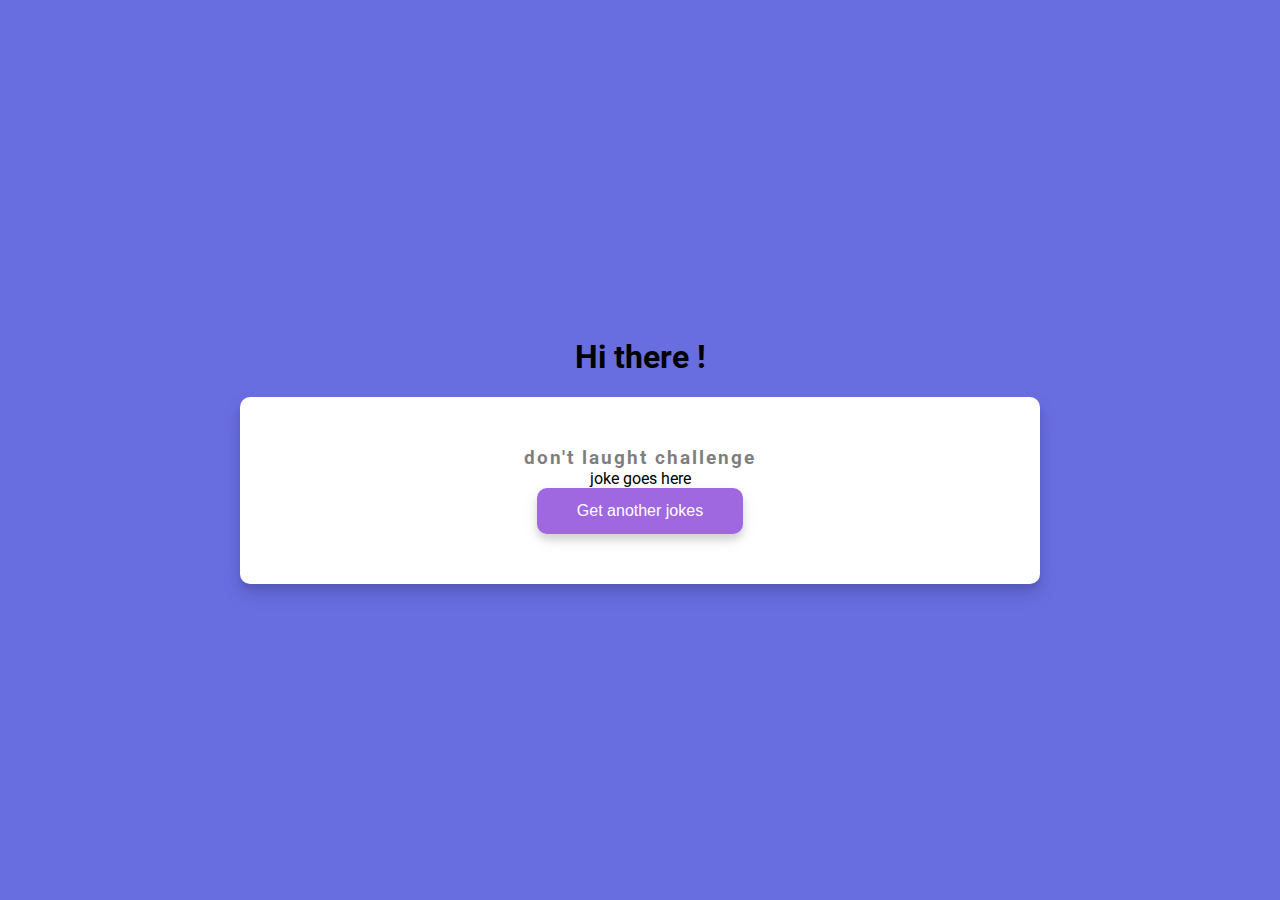
<file: dadjokes/index.html>
<!DOCTYPE html>

<html>
    <head>
        <meta charset="utf-8">
        <meta http-equiv="X-UA-Compatible" content="IE=edge">
        <link rel="stylesheet" href = "style.css"/>
        <title>Dad Jokes</title>
        <meta name="description" content="">
        <meta name="viewport" content="width=device-width, initial-scale=1">
        <link rel="stylesheet" href="">
    </head>
    <body>

        <h1>Hi there !</h1>
        <div class = "container">
            <h3> don't laught challenge </h3>
            <div id = "joke" class= "jokes">joke goes here</div>
            <button id ="jokesBt" class="btn">Get another jokes</button>
        </div>

        
        <script src="" async defer></script>
    </body>
</html>
</file>
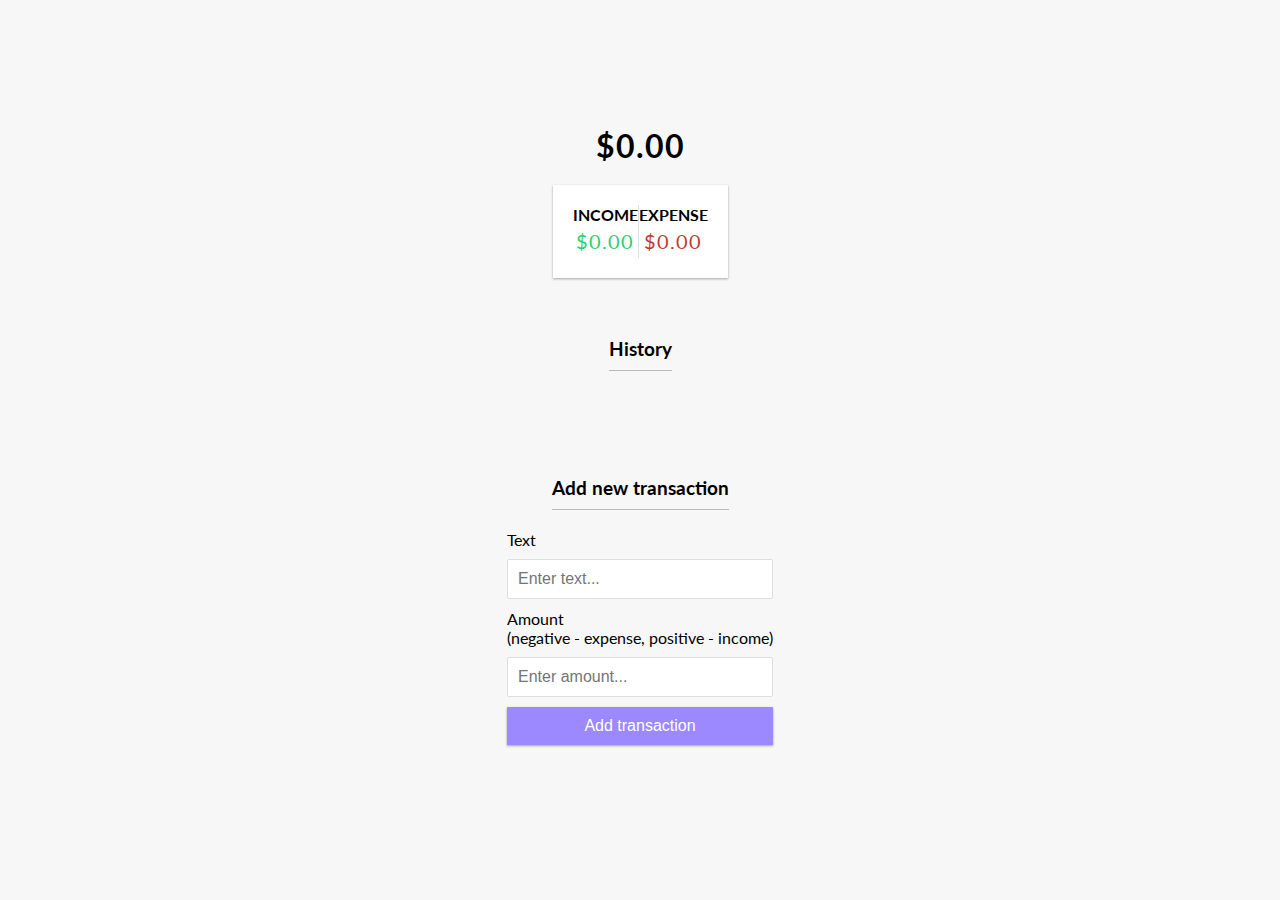
<file: expense_tracker/index.html>
<!DOCTYPE html>

<html>
    <head>
        <meta charset="utf-8">
        <meta http-equiv="X-UA-Compatible" content="IE=edge">
        <title>Document</title>
        <meta name="description" content="">
        <meta name="viewport" content="width=device-width, initial-scale=1">
        <link rel="stylesheet" href = "style.css"/>
    </head>
    <body>
        <h1 id="balance">$0.00</h1>

      <div class="inc-exp-container">
        <div>
          <h4>Income</h4>
          <p id="money-plus" class="money plus">+$0.00</p>
        </div>
        <div>
          <h4>Expense</h4>
          <p id="money-minus" class="money minus">-$0.00</p>
        </div>
      </div>
      <h3>History</h3>
      <ul id="list" class="list">
        <!-- <li class="minus">
          Cash <span>-$400</span><button class="delete-btn">x</button>
        </li> -->
      </ul>

      <h3>Add new transaction</h3>
      <form id="form">
        <div class="form-control">
          <label for="text">Text</label>
          <input type="text" id="text" placeholder="Enter text..." />
        </div>
        <div class="form-control">
          <label for="amount"
            >Amount <br />
            (negative - expense, positive - income)</label
          >
          <input type="number" id="amount" placeholder="Enter amount..." />
        </div>
        <button class="btn">Add transaction</button>
      </form>
    </div>

    <script src="script.js"></script>
      
      

      
    
        
        <script src="" async defer></script>
    </body>
</html>
</file>
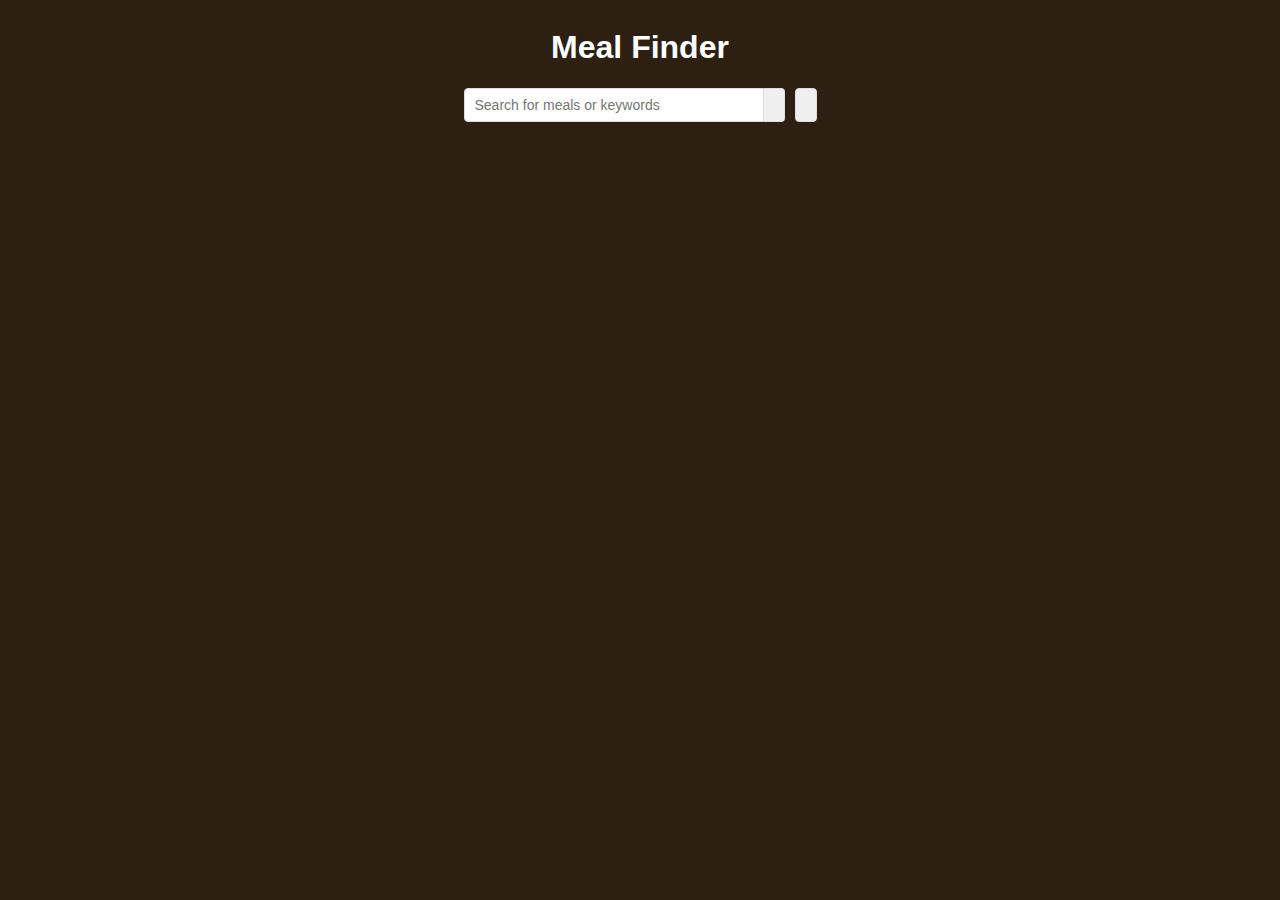
<file: MealFinder/index.html>
<!DOCTYPE html>
<html lang="en">
<head>
    <meta charset="UTF-8">
    <meta name="viewport" content="width=device-width, initial-scale=1.0">
    <link rel="stylesheet" href="style.css">
    <link rel="stylesheet" href="https://cdnjs.cloudflatre.com/ajax/libs/font-awesome/5.10.2/css/all.mim.css"/>
    <link rel="icon" type="image/png" href="favicon.png"/>
    <title>Meal Finder</title>
</head>
<body>
    <div class="container">
        <h1>Meal Finder</h1>
        <div class="flex">
            <form class="flex" id="submit">
                <input type="text" id="search" placeholder="Search for meals or keywords">
                <button class="search-btn" type="submit">
                    <i class="fas fa-search"></i>
                </button>
            </form>
            <button class="random-btn" id="random">
                <i class="fas fa-random"></i>
            </button>
        </div>

        <div id="result-heading"></div>
        <div class="meals" id="meals"></div>
        <div id="single-meal"></div>
    </div>
    <script src="script.js"></script>
</body>
</html>
</file>
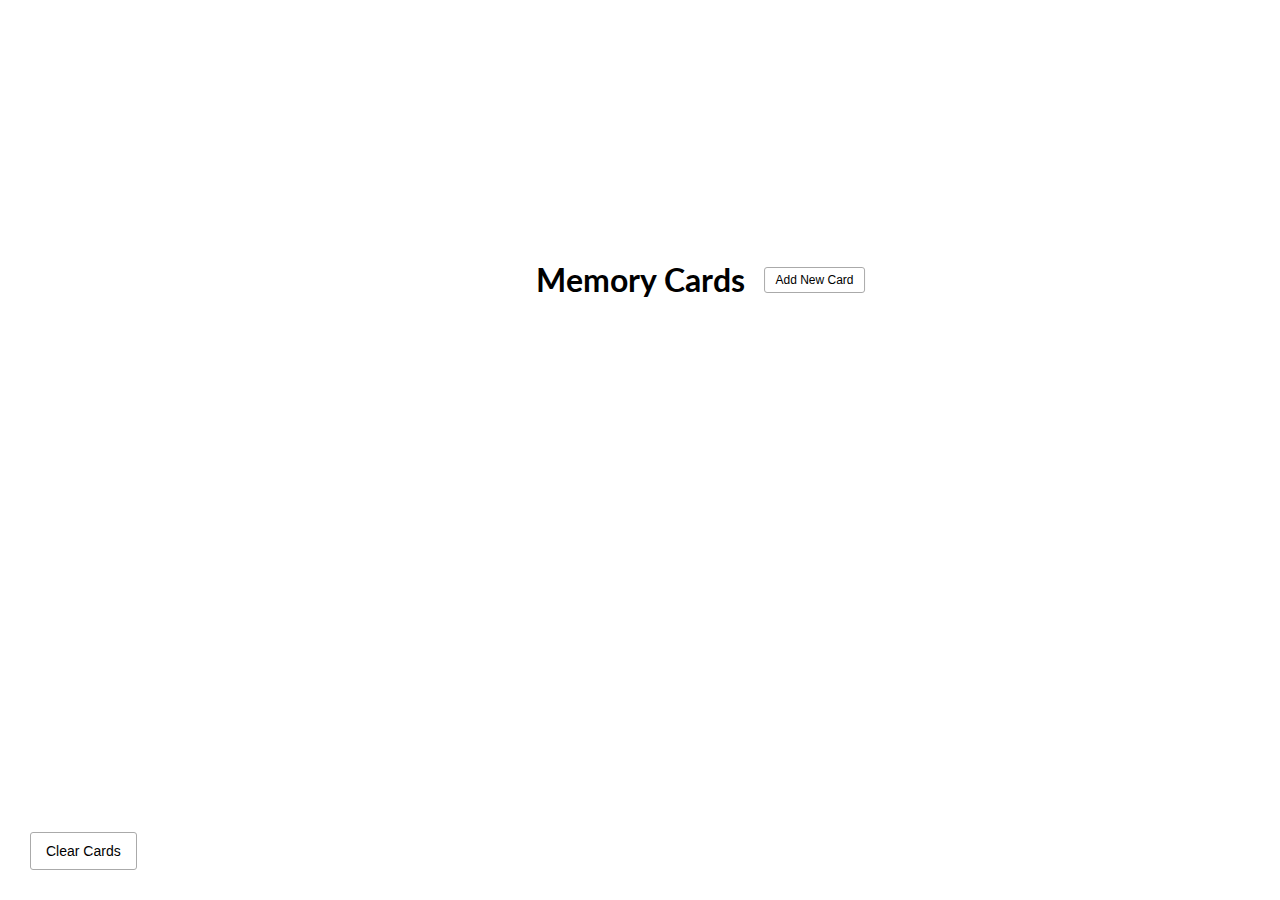
<file: Memory_Cards/index.html>
<!DOCTYPE html>
<html lang="en">
<head>
  <meta charset="UTF-8">
  <meta name="viewport" content="width=device-width, initial-scale=1.0">
  <link rel="stylesheet" href="https://cdnjs.cloudflare.com/ajax/libs/font-awesome/5.13.0/css/all.min.css" integrity="sha256-h20CPZ0QyXlBuAw7A+KluUYx/3pK+c7lYEpqLTlxjYQ=" crossorigin="anonymous" />
  <link rel="stylesheet" href="style.css">
  <link rel ="icon" type="image/png" href ="favicon.png">
  <title>Memory Cards</title>
</head>
<body>
  <button id="clear" class="clear btn">
    <i class="fas fa-trash"></i> Clear Cards
  </button>

  <h1>Memory Cards
    <button id="show" class="btn btn-small">
      <i class="fas fa-plus"></i> Add New Card
    </button>
  </h1>
  <div id="cards-container" class="cards">
  </div>
  <div class="navigation">
    <button id="first" class="nav-button">
      <i class="fas fa-step-backward"></i>
    </button>

    <button id="prev" class="nav-button">
      <i class="fas fa-arrow-left"></i>
    </button>

    <p id="current"></p>

    <button id="next" class="nav-button">
      <i class="fas fa-arrow-right"></i>
    </button>

    <button id="last" class="nav-button">
      <i class="fas fa-step-forward"></i>
    </button>
  </div>

  <div id="add-container" class="add-container">
    <h1>Add New Card
      <button id="hide" class="btn btn-small btn-ghost">
        <i class="fas fa-times"></i>
      </button>
    </h1>

    <div class="form-group">
      <label for="question">Question</label>
      <textarea id="question" placeholder="Enter question..."></textarea>
    </div>

    <div class="form-group">
      <label for="answer">Answer</label>
      <textarea id="answer" placeholder="Enter answer..."></textarea>
    </div>

    <button id="add-card" class="btn">
      <i class="fas fa-plus"></i>Add Card
    </button>
  </div>

  <script src="script.js"></script>
</body>
</html>
</file>
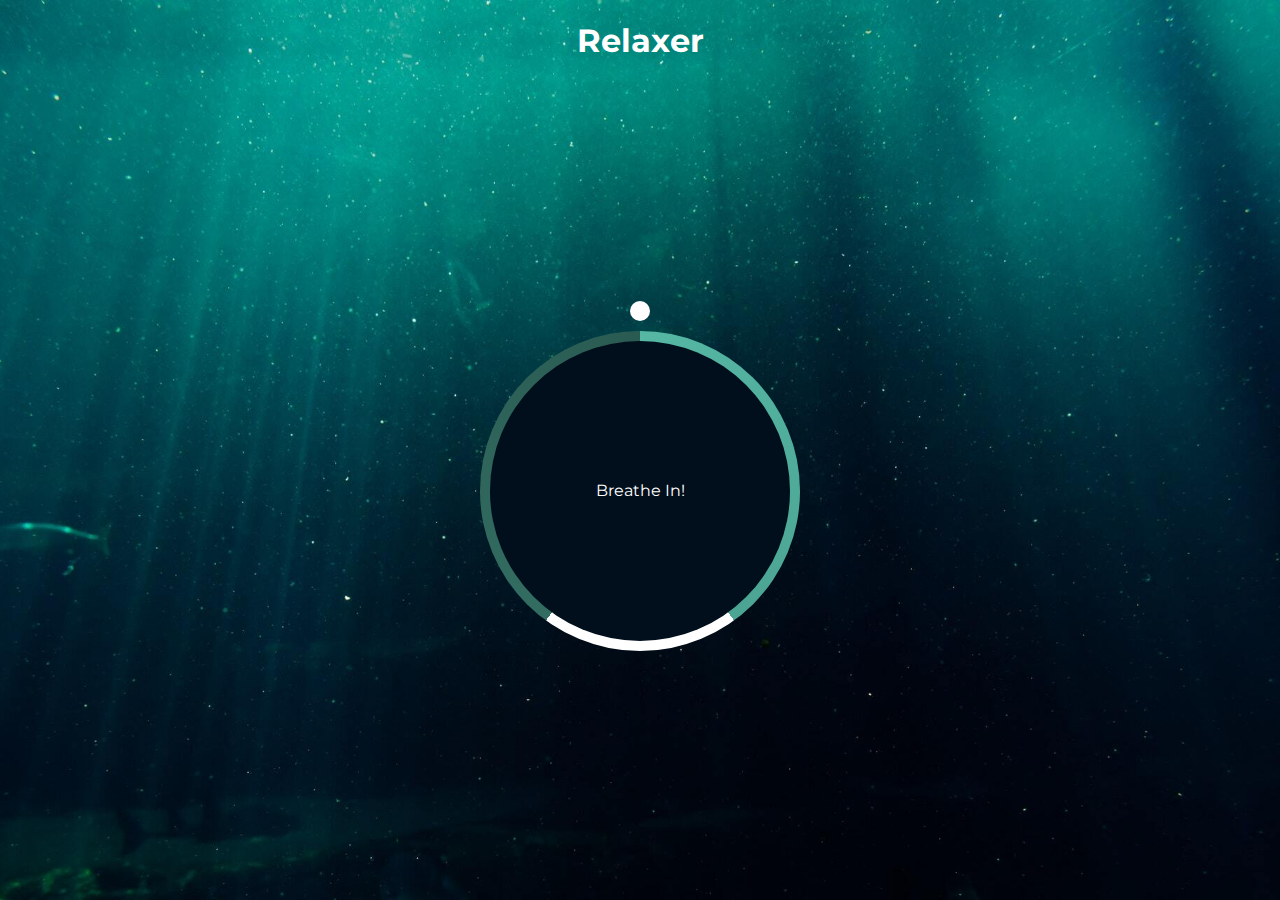
<file: relaxerapp/index.html>
<!DOCTYPE html>
<html lang="en">
  <head>
    <meta charset="UTF-8" />
    <meta name="viewport" content="width=device-width, initial-scale=1.0" />
    <meta http-equiv="X-UA-Compatible" content="ie=edge" />
    <link rel="stylesheet" href="style.css" />
    <link rel="icon" type="image/png" href="favicon.png"/>
    <title>Relaxer</title>
   
  </head>
  <body>
    <h1>Relaxer</h1>

    <div class="container" id="container">
      <div class="circle"></div>

      <p id="text"></p>

      <div class="pointer-container">
        <span class="pointer"></span>
      </div>

      <div class="gradient-circle"></div>
    </div>

    <script src="script.js"></script>
  </body>
</html>
</file>
<file: dadjokes/style.css>
@import url('https://fonts.googleapis.com/css2?family=Roboto:wght@400;700&display=swap');

* {
    box-sizing: border-box;
  }


  body {
    background-color: #686de0;
    font-family: 'Roboto', sans-serif;
    display: flex;
    flex-direction: column;
    align-items: center;
    justify-content: center;
    height: 100vh;
    overflow: hidden;
    margin: 0;
    padding: 20px;
  }

  .container {
    background-color: #fff;
    border-radius: 10px;
    box-shadow: 0 10px 20px rgba(0, 0, 0, 0.1), 0 6px 6px rgba(0, 0, 0, 0.1);
    padding: 50px 20px;
    text-align: center;
    max-width: 100%;
    width: 800px;
  }
  h3 {
    margin: 0;
    opacity: 0.5;
    letter-spacing: 2px;
  }
  .joke {
    font-size: 30px;
    letter-spacing: 1px;
    line-height: 40px;
    margin: 50px auto;
    max-width: 600px;
  }


  .btn {
    background-color: #9f68e0;
    color: #fff;
    border: 0;
    border-radius: 10px;
    box-shadow: 0 5px 15px rgba(0, 0, 0, 0.1), 0 6px 6px rgba(0, 0, 0, 0.1);
    padding: 14px 40px;
    font-size: 16px;
    cursor: pointer;
  }


  .btn:active {
    transform: scale(0.98);
  }
  
  .btn:focus {
    outline: 0;
  }
</file>
<file: expense_tracker/style.css>
@import url('https://fonts.googleapis.com/css?family=Lato&display=swap');

:root {
  --box-shadow: 0 1px 3px rgba(0, 0, 0, 0.12), 0 1px 2px rgba(0, 0, 0, 0.24);
}

* {
  box-sizing: border-box;
}

body {
    background-color: #f7f7f7;
    display: flex;
    flex-direction: column;
    align-items: center;
    justify-content: center;
    min-height: 100vh;
    margin: 0;
    font-family: 'Lato', sans-serif;
  }
  
  .container {
    margin: 30px auto;
    width: 350px;
  }

  h1 {
    letter-spacing: 1px;
    margin: 0;
  }
  
  h3 {
    border-bottom: 1px solid #bbb;
    padding-bottom: 10px;
    margin: 40px 0 10px;
  }
  
  h4 {
    margin: 0;
    text-transform: uppercase;
  }

  .inc-exp-container {
    background-color: #fff;
    box-shadow: var(--box-shadow);
    padding: 20px;
    display: flex;
    justify-content: space-between;
    margin: 20px 0;
  }
  
  .inc-exp-container > div {
    flex: 1;
    text-align: center;
  }


  .inc-exp-container > div:first-of-type {
    border-right: 1px solid #dedede;
  }
  
  .money {
    font-size: 20px;
    letter-spacing: 1px;
    margin: 5px 0;
  }
  
  .money.plus {
    color: #2ecc71;
  }
  
  .money.minus {
    color: #c0392b;
  }

  label {
    display: inline-block;
    margin: 10px 0;
  }
  
  input[type='text'],
  input[type='number'] {
    border: 1px solid #dedede;
    border-radius: 2px;
    display: block;
    font-size: 16px;
    padding: 10px;
    width: 100%;
  }

  .btn {
    cursor: pointer;
    background-color: #9c88ff;
    box-shadow: var(--box-shadow);
    color: #fff;
    border: 0;
    display: block;
    font-size: 16px;
    margin: 10px 0 30px;
    padding: 10px;
    width: 100%;
  }
  
  .btn:focus,
  .delete-btn:focus {
    outline: 0;
  }

  .list {
    list-style-type: none;
    padding: 0;
    margin-bottom: 40px;
  }
  
  .list li {
    background-color: #fff;
    box-shadow: var(--box-shadow);
    color: #333;
    display: flex;
    justify-content: space-between;
    position: relative;
    padding: 10px;
    margin: 10px 0;
  }

  .list li.plus {
    border-right: 5px solid #2ecc71;
  }
  
  .list li.minus {
    border-right: 5px solid #c0392b;
  }
  
  .delete-btn {
    cursor: pointer;
    background-color: #e74c3c;
    border: 0;
    color: #fff;
    font-size: 20px;
    line-height: 20px;
    padding: 2px 5px;
    position: absolute;
    top: 50%;
    left: 0;
    transform: translate(-100%, -50%);
    opacity: 0;
    transition: opacity 0.3s ease;
  }
  .list li:hover .delete-btn {
    opacity: 1;
  }
</file>
<file: MealFinder/style.css>
* {
    box-sizing: border-box;
}

body {
    background-color: #2d2013;
    color: #fff;
    font-family: Verdana, Geneva, Tahoma, sans-serif;

}

.container {
    margin: auto;
    max-width: 800px;
    display: flex;
    flex-direction: column;
    align-items: center;
    justify-content: center;
    text-align: center;
}

.flex {
    display: flex;
}

input, 
button {
    border: 1px solid #dedede;
    border-top-left-radius: 4px;
    border-bottom-left-radius: 4px;
    font-size: 14px;
    padding: 8px 10px;
    margin: 0;
}

input[type='text'] {
    width: 300px;
}

.search-btn{
    cursor: pointer;
    border-left: 0;
    border-radius: 0;
    border-top-right-radius: 4px;
    border-bottom-right-radius: 4px;
}

.random-btn {
    cursor: pointer;
    margin-left: 10px;
    border-top-right-radius: 4px;
    border-bottom-right-radius: 4px;
}

.meals {
    display: grid;
    grid-template-columns: repeat(4, 1fr);
    gap: 20px;
    margin-top: 20px;
}

.meal img {
    width: 100%;
    height: 100%;
    border: 4px #fff solid;
    border-radius: 2px;
}

.meal-info {
    position: absolute;
    top: 0;
    left: 0;
    height: 100%;
    width: 100%;
    background-color: rgba(0, 0, 0, 0.7);
    display: flex;
    align-items: center;
    justify-content: center;
    transition: opacity 0.2s ease-in;
    opacity: 0;
}

.meal:hover .meal-info {
    opacity: 1;
}

.meal {
    cursor: pointer;
    position: relative;
    height: 180px;
    width: 180px;
    text-align: center;
}

.single-meal {
    margin: 30px auto;
    width: 70%;
}

.single-meal img {
    width: 300px;
    margin: 15px;
    border: 4px #fff solid;
    border-radius: 2px;
}

.single-meal-info {
    margin: 20px;
    padding: 10px;
    border: 2px #e09850 dashed;
    border-radius: 5px;
}

.single-meal p {
    margin: 0;
    letter-spacing: 0.5px;
    line-height: 1.5;
}

.single-meal ul {
    padding-left: 0;
    list-style-type: none;

}

.single-meal ul li {
    border: 1px solid #ededed;
    border-radius: 5px;
    background-color: #fff;
    display: inline-block;
    color: #2d2013;
    font-size: 12px;
    font-weight: bold;
    padding: 5px;
    margin: 0 5px 5px 0;
}

@media(max-width: 800px) {
    .meals {
        grid-template-columns: repeat(3, 1fr);
    }
}
@media(max-width: 700px) {
    .meals {
        grid-template-columns: repeat(2, 1fr);
    }

    .meal {
        height: 200px;
        width: 200px;
    }
}
@media(max-width: 500px) {
    input[type='text'] {
        width: 100%;
    }

    .meals {
        grid-template-columns: 1fr;
    }

    .meal {
        height: 300px;
        width: 300px;
    }
}
</file>
<file: Memory_Cards/style.css>
@import url('https://fonts.googleapis.com/css2?family=Lato:wght@300;700&display=swap');

* {
	box-sizing: border-box;
}

body {
	background-color: #fff;
	display: flex;
	flex-direction: column;
	align-items: center;
	justify-content: center;
	height: 100vh;
	margin: 0;
	overflow: hidden;
	font-family: 'Lato', 'sans-serif';
}

h1 {
	position: relative;
}

h1 button {
	position: absolute;
	right: 0;
	transform: translate(120%, -50%);
	z-index: 2;
}

.btn {
	background-color: #fff;
	border: 1px solid #aaa;
	cursor: pointer;
	border-radius: 3px;
	font-size: 14px;
	margin-top: 20px;
	padding: 10px 15px;
}

.btn-small {
	font-size: 12px;
	padding: 5px 10px;
}

.btn-ghost {
	border: 0;
	background-color: transparent;
}

.clear {
	position: absolute;
	bottom: 30px;
	left: 30px;
}

.cards {
	perspective: 1000px;
	position: relative;
	height: 300px;
	width: 500px;
	max-width: 100%;
}

.card {
	position: absolute;
	opacity: 0;
	font-size: 1.5em;
	top: 0;
	left: 0;
	height: 100%;
	width: 100%;
	transform: translateX(50%) rotateY(-10deg);
	transition: transform 0.4s ease, opacity 0.4s ease;
}

.card.active {
	opacity: 1;
	cursor: pointer;
	z-index: 10;
	transform: translateX(0) rotateY(0deg);
}

.card.left {
	transform: translateX(-50%) rotateY(10deg);
}

.inner-card {
	box-shadow: 0 1px 10px rgba(0, 0, 0, 0.3);
	border-radius: 4px;
	height: 100%;
	width: 100%;
	position: relative;
	transform-style: preserve-3d;
	transition: transform 0.4s ease;
}

.card.show-answer .inner-card {
	transform: rotateX(180deg);
}

.inner-card-front,
.inner-card-back {
	-webkit-backface-visibility: hidden;
	backface-visibility: hidden;
	position: absolute;
	top: 0;
	left: 0;
	display: flex;
	align-items: center;
	justify-content: center;
	height: 100%;
	width: 100%;
	background: #fff;
}

.inner-card-front {
	transform: rotateX(0deg);
	z-index: 2;
}

.inner-card-back {
	transform: rotateX(180deg);
}

.inner-card-front::after,
.inner-card-back::after {
	content: '\f021  Flip';
	font-family: 'Font Awesome 5 Free, Lato, sans-serif';
	position: absolute;
	top: 10px;
	right: 10px;
	font-weight: bold;
	font-size: 16px;
	color: #ddd;
}

.navigation {
	display: flex;
	margin: 20px 0;
}

.navigation .nav-button {
	border: none;
	background-color: transparent;
	cursor: pointer;
	font-size: 16px;
}

.navigation p {
	margin: 0 25px;
}

.add-container {
	opacity: 0;
	z-index: -1;
	background-color: #f0f0f0;
	border-top: 2px solid #eee;
	display: flex;
	flex-direction: column;
	align-items: center;
	justify-content: center;
	padding: 10px 0;
	position: absolute;
	top: 0;
	bottom: 0;
	width: 100%;
	transition: 0.3s ease;
}

.add-container.show {
	opacity: 1;
	z-index: 2;
}

.add-container h3 {
	margin: 10px 0;
}

.form-group label {
	display: block;
	margin: 20px 0 10px;
}

.form-group textarea {
	border: 1px solid #aaa;
	border-radius: 3px;
	font-size: 16px;
	padding: 12px;
	min-width: 500px;
	max-width: 100%;
}
</file>
<file: relaxerapp/style.css>
@import url('https://fonts.googleapis.com/css?family=Montserrat&display=swap');

* {
  box-sizing: border-box;
}

body {
  background: #224941 url('./img/bg.jpg') no-repeat center center/cover;
  color: #fff;
  font-family: 'Montserrat', sans-serif;
  min-height: 100vh;
  overflow: hidden;
  display: flex;
  flex-direction: column;
  align-items: center;
  margin: 0;
}

.container {
  display: flex;
  align-items: center;
  justify-content: center;
  margin: auto;
  height: 300px;
  width: 300px;
  position: relative;
  transform: scale(1);
}

.circle {
  background-color: #010f1c;
  height: 100%;
  width: 100%;
  border-radius: 50%;
  position: absolute;
  top: 0;
  left: 0;
  z-index: -1;
}

.gradient-circle {
  background: conic-gradient(
    #55b7a4 0%,
    #4ca493 40%,
    #fff 40%,
    #fff 60%,
    #336d62 60%,
    #2a5b52 100%
  );
  height: 320px;
  width: 320px;
  z-index: -2;
  border-radius: 50%;
  position: absolute;
  top: -10px;
  left: -10px;
}

.pointer {
  background-color: #fff;
  border-radius: 50%;
  height: 20px;
  width: 20px;
  display: block;
}

.pointer-container {
  position: absolute;
  top: -40px;
  left: 140px;
  width: 20px;
  height: 190px;
  animation: rotate 7.5s linear forwards infinite;
  transform-origin: bottom center;
}

@keyframes rotate {
  from {
    transform: rotate(0deg);
  }

  to {
    transform: rotate(360deg);
  }
}

.container.grow {
  animation: grow 3s linear forwards;
}

@keyframes grow {
  from {
    transform: scale(1);
  }

  to {
    transform: scale(1.2);
  }
}

.container.shrink {
  animation: shrink 3s linear forwards;
}

@keyframes shrink {
  from {
    transform: scale(1.2);
  }

  to {
    transform: scale(1);
  }
}
</file>
